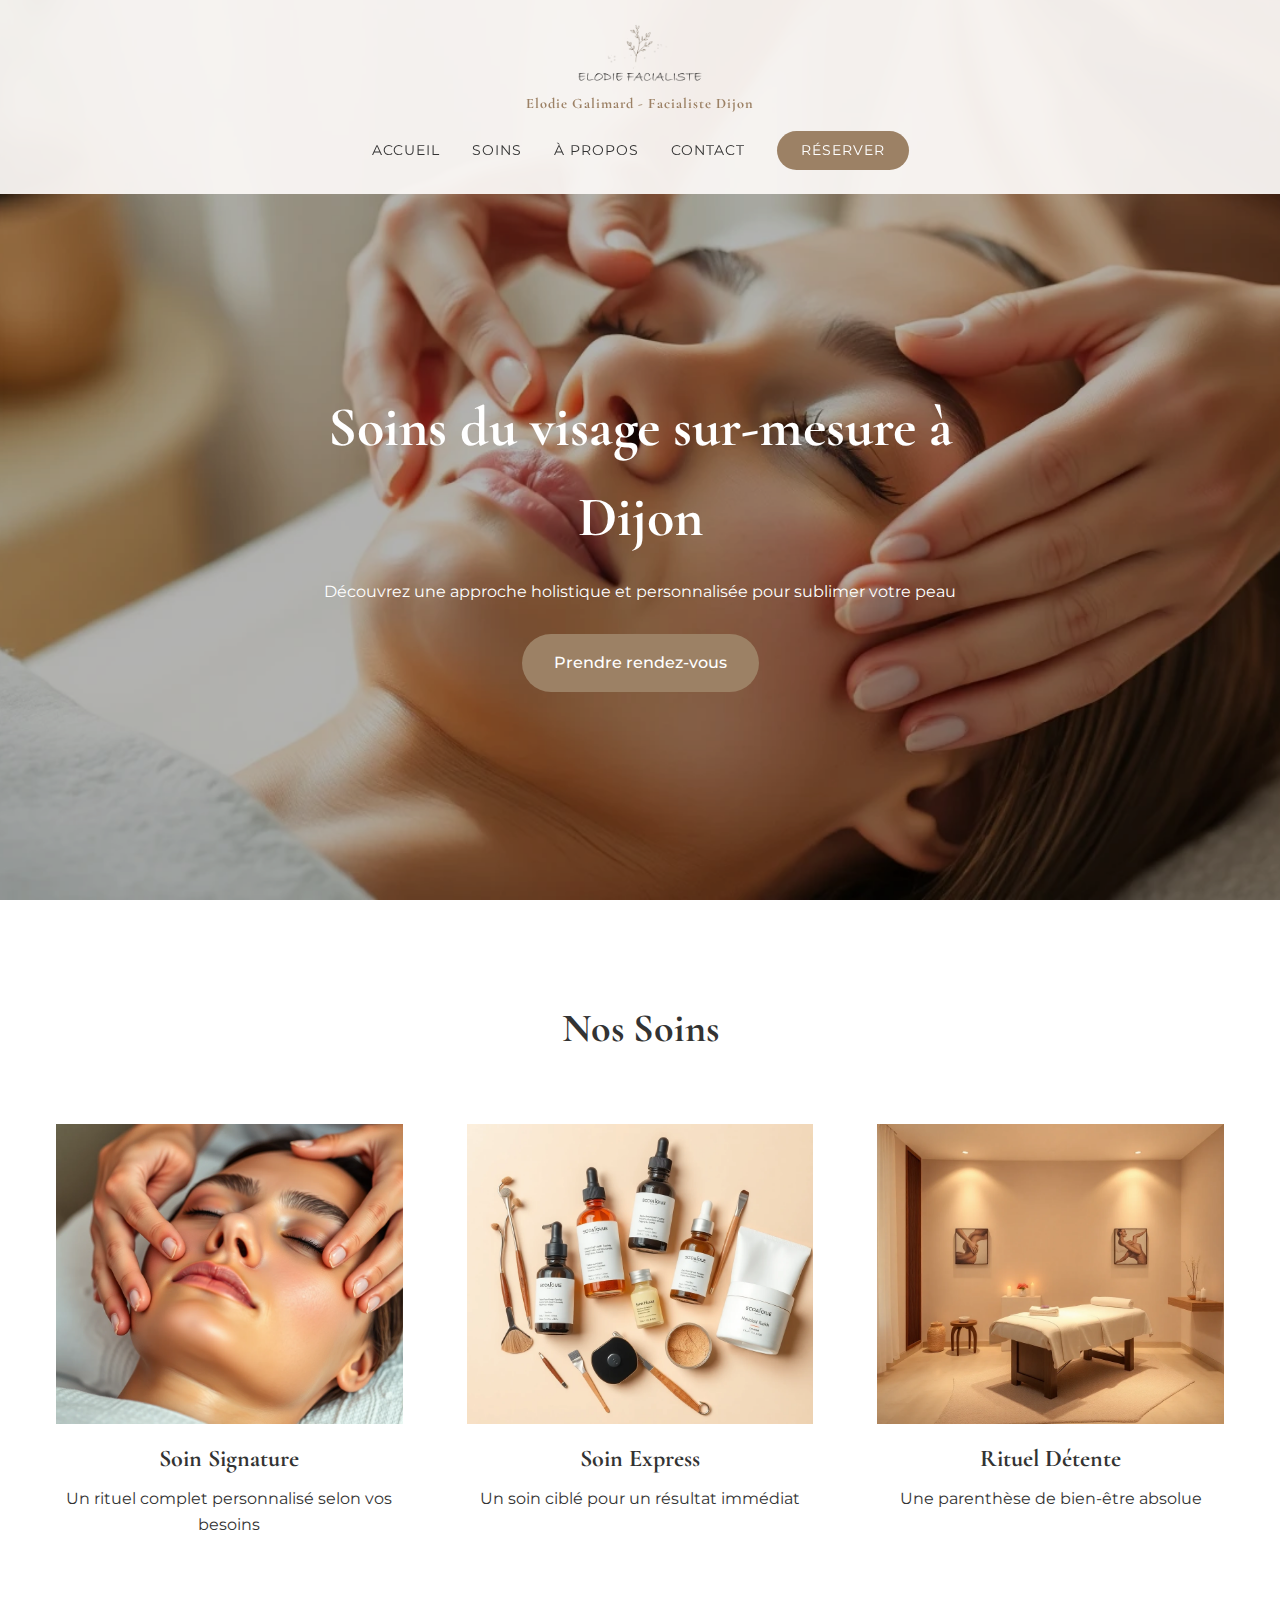
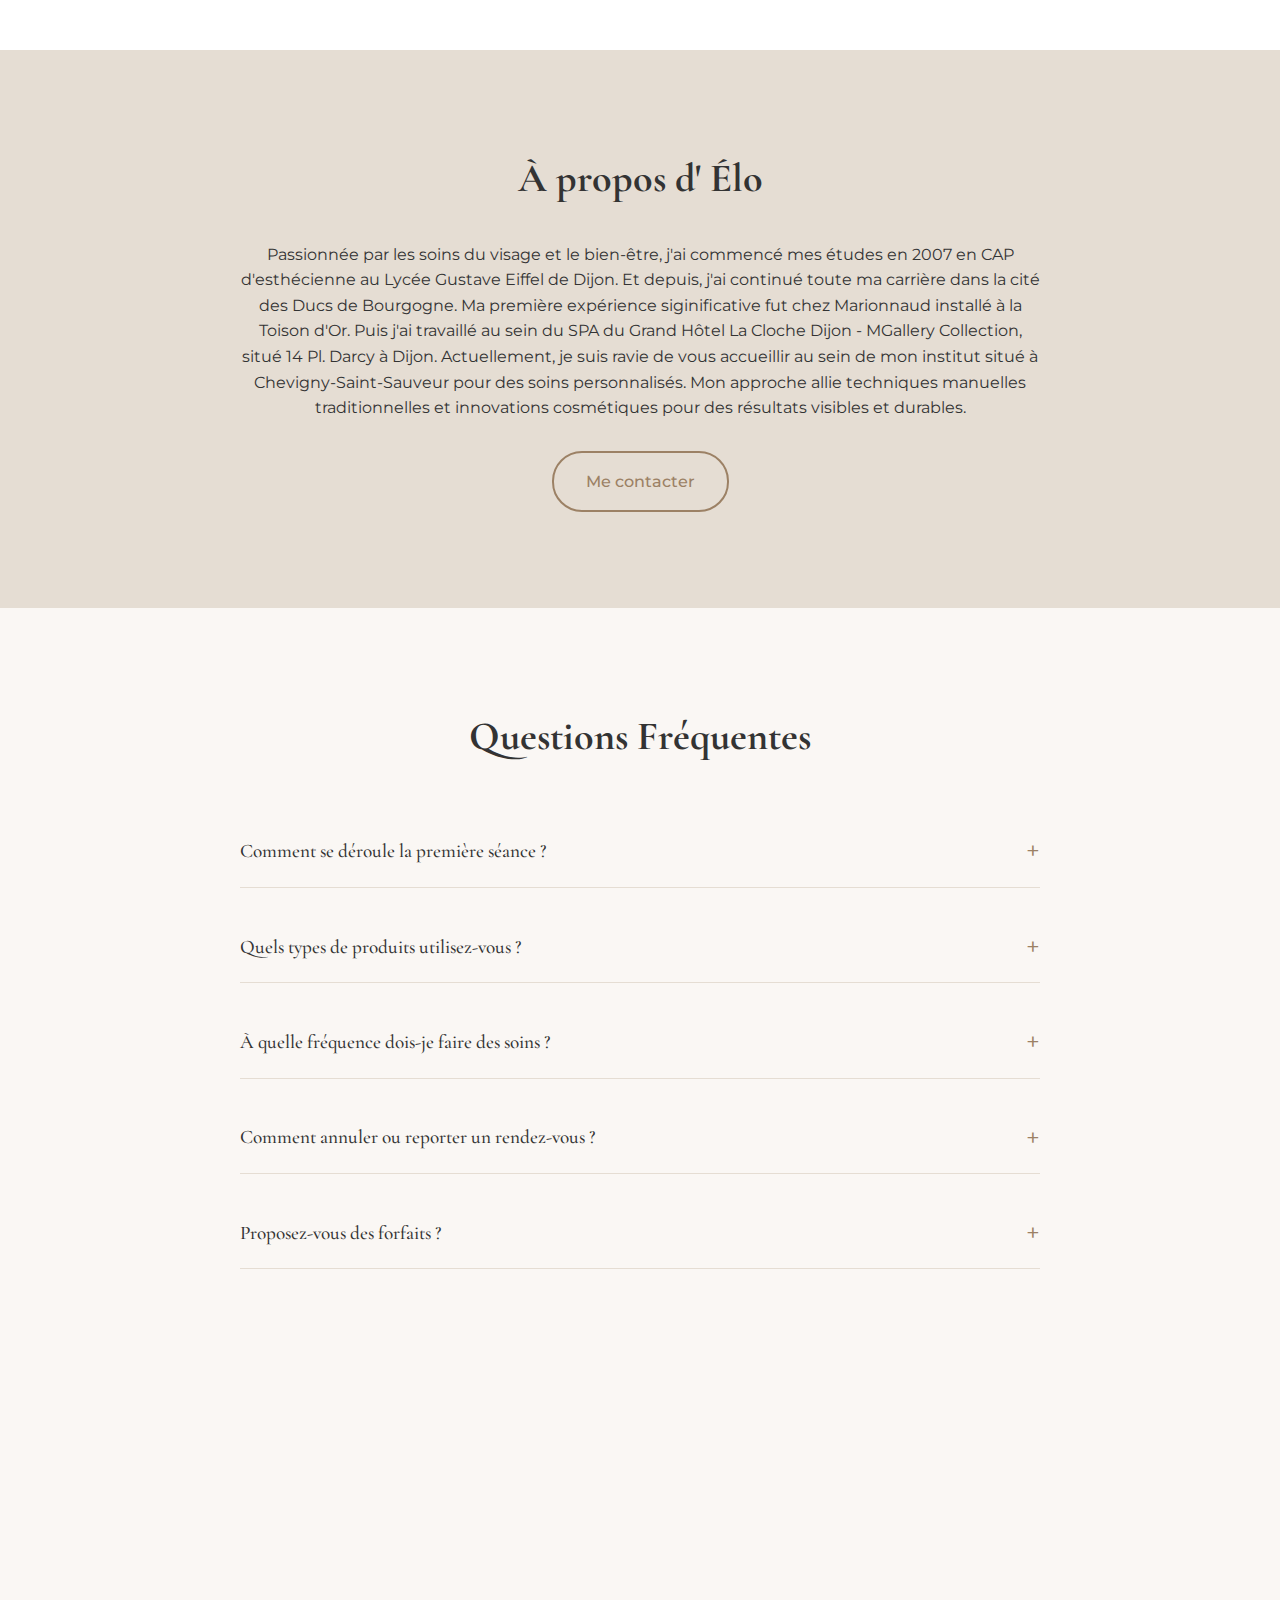
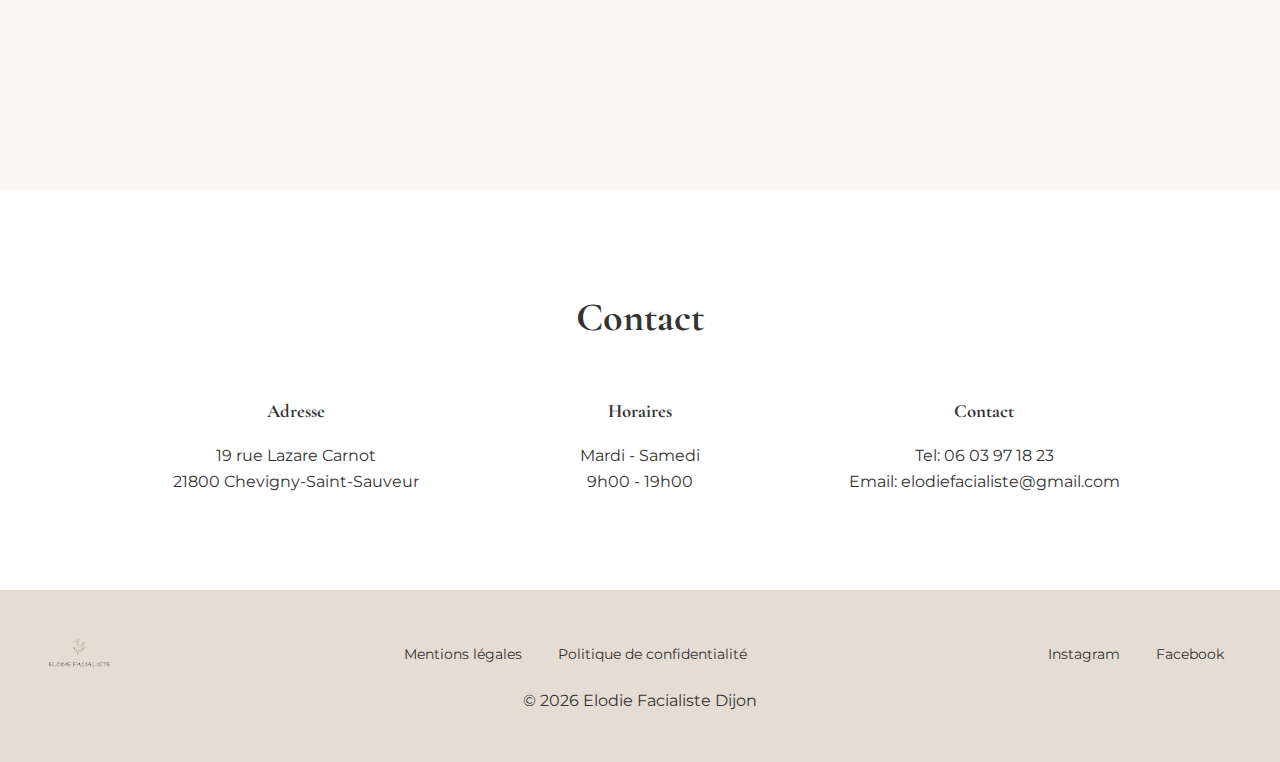
<file: index.html>
<html lang="fr">
<head>
    <meta charset="UTF-8">
    <meta name="viewport" content="width=device-width, initial-scale=1.0">
    <title>Elodie Galimard - Facialiste à Dijon</title>
    <meta name="description" content="Facialiste professionnelle à Dijon - Soins du visage, massages et rituels sur-mesure">
    <meta name="keywords" content="design, art direction, branding, web design, UI/UX, Paris">
    <link rel="stylesheet" href="style.css">
    <link rel="preconnect" href="https://fonts.googleapis.com">
    <link rel="preconnect" href="https://fonts.gstatic.com" crossorigin>
    <link href="https://fonts.googleapis.com/css2?family=Cormorant+Garamond:wght@400;500;600&family=Montserrat:wght@300;400;500&display=swap" rel="stylesheet">
    <script type="application/ld+json">
        {
        "@context": "https://schema.org",
        "@type": "BeautySalon",
        "name": "Elodie Facialiste",
        "alternateName": "Elodie.Facialiste",
        "description": "Soins du visage sur-mesure à Chevigny-Saint-Sauveur : anti-âge, hydratant, apaisant. Expertise et détente pour sublimer votre peau. Rendez-vous obligatoire.",
        "url": "https://www.google.com/maps/place/Elodie+Facialiste/@47.3134202,4.9352116,12.38z",
        "telephone": "+33 6 03 97 18 23",
        "email": "elodie.galimard7@gmail.com",
        "image": "https://example.com/assets/images/elodie-facialiste.jpg",
        "address": {
            "@type": "PostalAddress",
            "streetAddress": "19 Rue Lazare Carnot, Appt 8, Étage 2",
            "addressLocality": "Chevigny-Saint-Sauveur",
            "addressRegion": "Côte-d’Or",
            "postalCode": "21800",
            "addressCountry": "FR"
        },
        "geo": {
            "@type": "GeoCoordinates",
            "latitude": 47.3018861,
            "longitude": 5.1234668
        },
        "priceRange": "€€",
        "openingHoursSpecification": [
            {
            "@type": "OpeningHoursSpecification",
            "dayOfWeek": [
                "Monday",
                "Tuesday",
                "Wednesday",
                "Thursday",
                "Friday"
            ],
            "opens": "10:00",
            "closes": "19:00"
            },
            {
            "@type": "OpeningHoursSpecification",
            "dayOfWeek": "Saturday",
            "opens": "09:00",
            "closes": "17:00"
            }
        ]
        }
    </script>

</head>
<body>
    <!--
    <div id="custom-cursor"></div>
    <div id="custom-cursor-plus">+</div>
    -->
    <header>
        <div class="logo-container">
            <img src="logo.png" alt="Elodie Galimard" class="logo">
            <h1 class="tagline">Elodie Galimard - Facialiste Dijon</h1>
        </div>
        <nav>
            <div class="nav-links">
                <a href="#accueil">Accueil</a>
                <a href="#soins">Soins</a>
                <a href="#apropos">À propos</a>
                <a href="#contact">Contact</a>
                <a href="#reservation" class="btn-reservation">Réserver</a>
            </div>
        </nav>
    </header>

    <main>
        <section id="accueil" class="hero">
            <img src="hero.png" alt="Soin du visage professionnel">
            <div class="hero-content">
                <h2>Soins du visage sur-mesure à Dijon</h2>
                <p>Découvrez une approche holistique et personnalisée pour sublimer votre peau</p>
                <a href="#reservation" class="btn-primary">Prendre rendez-vous</a>
            </div>
        </section>

        <section id="soins" class="treatments">
            <h2>Nos Soins</h2>
            <div class="treatments-grid">
                <div class="treatment-card">
                    <img src="treatment1.png" alt="Massage facial">
                    <h3>Soin Signature</h3>
                    <p>Un rituel complet personnalisé selon vos besoins</p>
                    <!--<span class="duration">75 min - 95€</span>-->
                </div>
                <div class="treatment-card">
                    <img src="treatment2.png" alt="Soins spécifiques">
                    <h3>Soin Express</h3>
                    <p>Un soin ciblé pour un résultat immédiat</p>
                    <!--<span class="duration">45 min - 65€</span>-->
                </div>
                <div class="treatment-card">
                    <img src="treatment3.png" alt="Rituel détente">
                    <h3>Rituel Détente</h3>
                    <p>Une parenthèse de bien-être absolue</p>
                    <!--<span class="duration">90 min - 120€</span>-->
                </div>
            </div>
        </section>

        <section id="apropos" class="about">
            <div class="about-content">
                <h2>À propos d' Élo</h2>
                <p>Passionnée par les soins du visage et le bien-être, j'ai commencé mes études en 2007 en CAP d'esthécienne au Lycée Gustave Eiffel de Dijon. Et depuis, j'ai continué toute ma carrière dans la cité des Ducs de Bourgogne. Ma première expérience siginificative fut chez Marionnaud installé à la Toison d'Or. Puis j'ai travaillé au sein du SPA du Grand Hôtel La Cloche Dijon - MGallery Collection, situé 14 Pl. Darcy à Dijon. Actuellement, je suis ravie de vous accueillir au sein de mon institut situé à Chevigny-Saint-Sauveur pour des soins personnalisés. Mon approche allie techniques manuelles traditionnelles et innovations cosmétiques pour des résultats visibles et durables.</p>
                <a href="#contact" class="btn-secondary">Me contacter</a>
            </div>
        </section>

                <section id="faq" class="faq">
            <h2>Questions Fréquentes</h2>
            <div class="faq-grid">
                <div class="faq-item">
                    <div class="faq-question">
                        <h3>Comment se déroule la première séance ?</h3>
                        <span class="faq-toggle">+</span>
                    </div>
                    <div class="faq-answer">
                        <p>Lors de votre première visite, nous commençons par un diagnostic personnalisé de votre peau et un échange sur vos habitudes et objectifs. Cette consultation nous permet d'établir un protocole de soin adapté à vos besoins spécifiques.</p>
                    </div>
                </div>
                <div class="faq-item">
                    <div class="faq-question">
                        <h3>Quels types de produits utilisez-vous ?</h3>
                        <span class="faq-toggle">+</span>
                    </div>
                    <div class="faq-answer">
                        <p>Nous utilisons exclusivement des produits naturels et biologiques, sélectionnés pour leur efficacité et leur respect de la peau. Nos marques partenaires sont toutes certifiées et reconnues pour leur qualité.</p>
                    </div>
                </div>
                <div class="faq-item">
                    <div class="faq-question">
                        <h3>À quelle fréquence dois-je faire des soins ?</h3>
                        <span class="faq-toggle">+</span>
                    </div>
                    <div class="faq-answer">
                        <p>La fréquence des soins dépend de vos objectifs et de l'état de votre peau. En général, nous recommandons un soin mensuel pour maintenir une peau saine, mais cela peut varier selon vos besoins spécifiques.</p>
                    </div>
                </div>
                <div class="faq-item">
                    <div class="faq-question">
                        <h3>Comment annuler ou reporter un rendez-vous ?</h3>
                        <span class="faq-toggle">+</span>
                    </div>
                    <div class="faq-answer">
                        <p>Vous pouvez annuler ou modifier votre rendez-vous jusqu'à 24h à l'avance par téléphone ou par email. Passé ce délai, la séance pourra être facturée.</p>
                    </div>
                </div>
                <div class="faq-item">
                    <div class="faq-question">
                        <h3>Proposez-vous des forfaits ?</h3>
                        <span class="faq-toggle">+</span>
                    </div>
                    <div class="faq-answer">
                        <p>Oui, nous proposons différents forfaits permettant de bénéficier de tarifs préférentiels. N'hésitez pas à nous contacter pour plus d'informations sur nos offres.</p>
                    </div>
                </div>
            </div>
        </section>

        <section>
            <div class="center maps">
                <iframe src="https://www.google.com/maps/embed?pb=!1m18!1m12!1m3!1d173062.9462015924!2d4.878147157731717!3d47.33175162855916!2m3!1f0!2f0!3f0!3m2!1i1024!2i768!4f13.1!3m3!1m2!1s0x47f29fd4f063db8d%3A0xe0362ac6293afcb6!2sElodie%20Facialiste!5e0!3m2!1sfr!2smx!4v1751008772169!5m2!1sfr!2smx" width="400" height="300" style="border:0;" allowfullscreen="" loading="lazy" referrerpolicy="no-referrer-when-downgrade"></iframe>
                <br><br>
            </div>
        </section>

        <section id="contact" class="contact">
            <h2>Contact</h2>
            <div class="contact-info">
                <div>
                    <h3>Adresse</h3>
                    <p>19 rue Lazare Carnot<br>21800 Chevigny-Saint-Sauveur</p>
                </div>
                <div>
                    <h3>Horaires</h3>
                    <p>Mardi - Samedi<br>9h00 - 19h00</p>
                </div>
                <div>
                    <h3>Contact</h3>
                    <p>Tel: 06 03 97 18 23<br>
                    Email: elodiefacialiste@gmail.com</p>
                </div>
            </div>
        </section>
    </main>

    <footer>
        <div class="footer-content">
            <div class="footer-logo">
                <img src="logo.png" alt="Elodie Galimard">
            </div>
            <div class="footer-links">
                <a href="/mentions-legales">Mentions légales</a>
                <a href="/politique-confidentialite">Politique de confidentialité</a>
            </div>
            <div class="social-links">
                <a href="https://www.instagram.com/elodie_facialiste/" target="_blank">Instagram</a>
                <a href="https://www.facebook.com/people/Elodie-Facialiste/61557426395705/" target="_blank">Facebook</a>
            </div>
        </div>
        <div class="droit center">
            <span>
            © 
            <span id="currentYear"></span>
            <script>
            document.addEventListener('DOMContentLoaded', function() {
            var currentYear = new Date().getFullYear();
            document.getElementById('currentYear').textContent = currentYear;
            });
            </script>
            Elodie Facialiste Dijon
            </span>
        </div>
    </footer>

    <script src="script.js"></script>
</body>
</html>
</file>
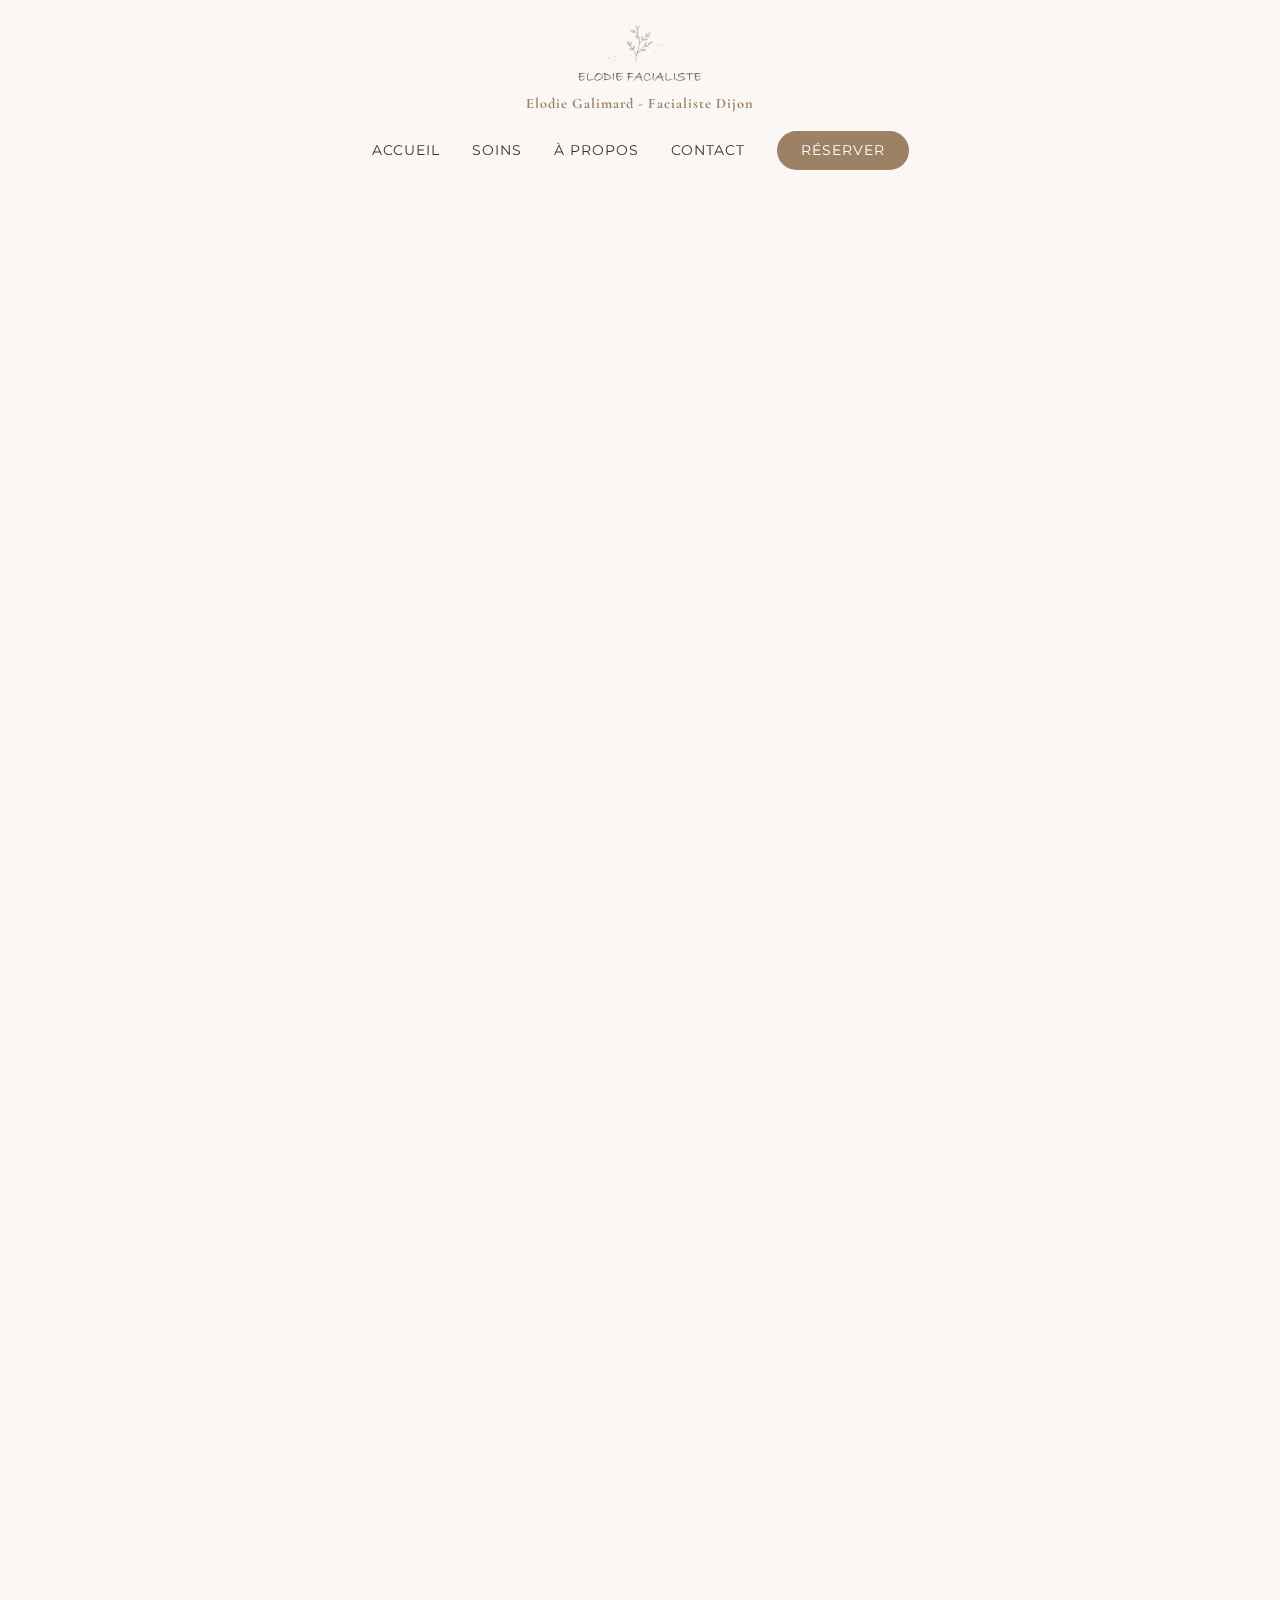
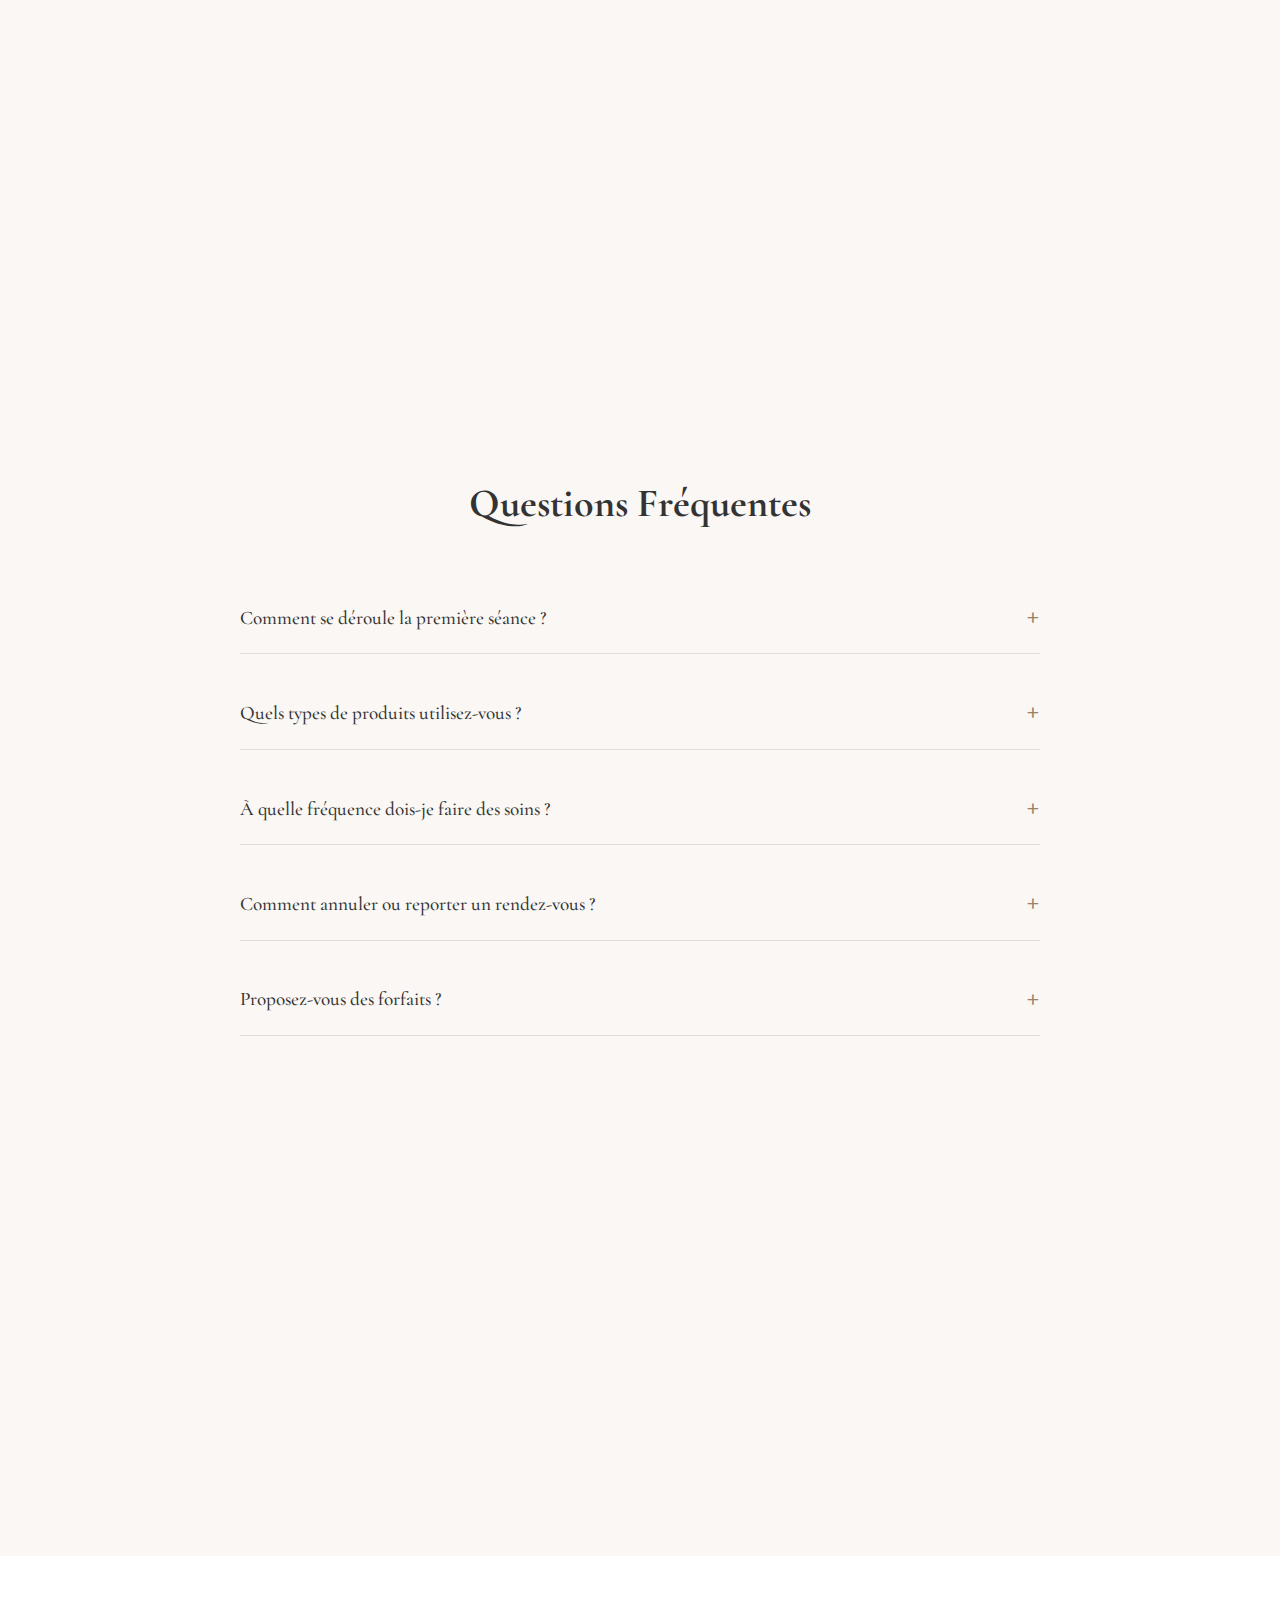
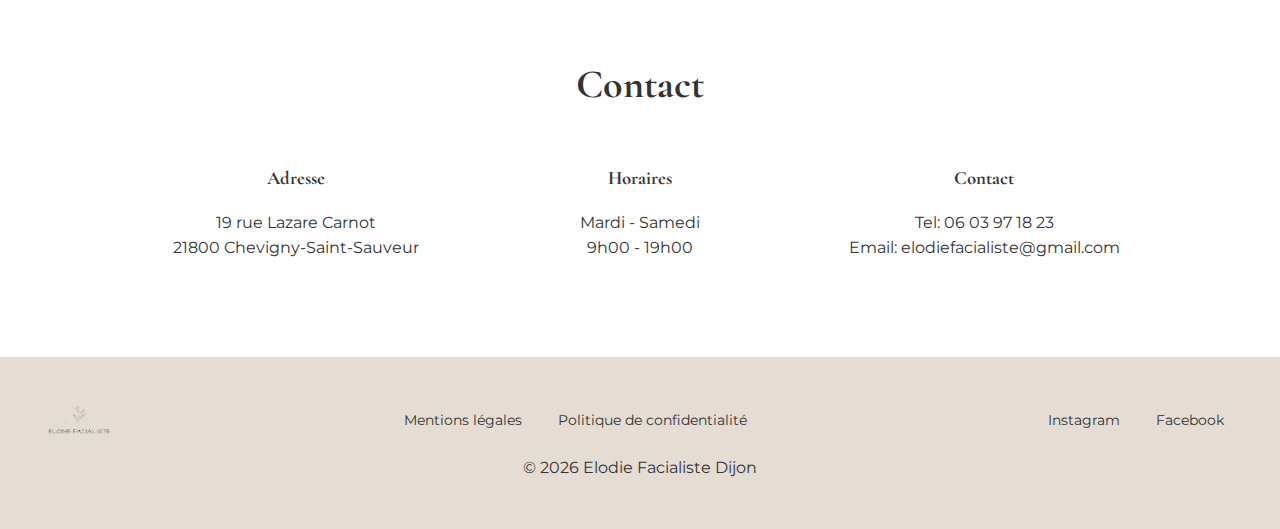
<file: bloquer-un-rendez-vous.html>
<html lang="fr">
<head>
    <meta charset="UTF-8">
    <meta name="viewport" content="width=device-width, initial-scale=1.0">
    <title>Elodie Galimard - Facialiste à Dijon</title>
    <meta name="description" content="Facialiste professionnelle à Dijon - Soins du visage, massages et rituels sur-mesure">
    <meta name="keywords" content="design, art direction, branding, web design, UI/UX, Paris">
    <link rel="stylesheet" href="style.css">
    <link rel="preconnect" href="https://fonts.googleapis.com">
    <link rel="preconnect" href="https://fonts.gstatic.com" crossorigin>
    <link href="https://fonts.googleapis.com/css2?family=Cormorant+Garamond:wght@400;500;600&family=Montserrat:wght@300;400;500&display=swap" rel="stylesheet">
    <script type="application/ld+json">
        {
        "@context": "https://schema.org",
        "@type": "BeautySalon",
        "name": "Elodie Facialiste",
        "alternateName": "Elodie.Facialiste",
        "description": "Soins du visage sur-mesure à Chevigny-Saint-Sauveur : anti-âge, hydratant, apaisant. Expertise et détente pour sublimer votre peau. Rendez-vous obligatoire.",
        "url": "https://www.google.com/maps/place/Elodie+Facialiste/@47.3134202,4.9352116,12.38z",
        "telephone": "+33 6 03 97 18 23",
        "email": "elodie.galimard7@gmail.com",
        "image": "https://example.com/assets/images/elodie-facialiste.jpg",
        "address": {
            "@type": "PostalAddress",
            "streetAddress": "19 Rue Lazare Carnot, Appt 8, Étage 2",
            "addressLocality": "Chevigny-Saint-Sauveur",
            "addressRegion": "Côte-d’Or",
            "postalCode": "21800",
            "addressCountry": "FR"
        },
        "geo": {
            "@type": "GeoCoordinates",
            "latitude": 47.3018861,
            "longitude": 5.1234668
        },
        "priceRange": "€€",
        "openingHoursSpecification": [
            {
            "@type": "OpeningHoursSpecification",
            "dayOfWeek": [
                "Monday",
                "Tuesday",
                "Wednesday",
                "Thursday",
                "Friday"
            ],
            "opens": "10:00",
            "closes": "19:00"
            },
            {
            "@type": "OpeningHoursSpecification",
            "dayOfWeek": "Saturday",
            "opens": "09:00",
            "closes": "17:00"
            }
        ]
        }
    </script>

</head>
<body>
    <!--
    <div id="custom-cursor"></div>
    <div id="custom-cursor-plus">+</div>
    -->
    <header>
        <div class="logo-container">
            <img src="logo.png" alt="Elodie Galimard" class="logo">
            <h1 class="tagline">Elodie Galimard - Facialiste Dijon</h1>
        </div>
        <nav>
            <div class="nav-links">
                <a href="#accueil">Accueil</a>
                <a href="#soins">Soins</a>
                <a href="#apropos">À propos</a>
                <a href="#contact">Contact</a>
                <a href="#reservation" class="btn-reservation">Réserver</a>
            </div>
        </nav>
    </header>

    <main>

        <div class="center testcalendrier">
            <iframe src="https://docs.google.com/forms/d/e/1FAIpQLSeeQ3U_9s7VyW-4UuHSBR3EGrc7GZ2aijvFcXU5mpx-Z_093g/viewform?embedded=true" width="640" height="1775" frameborder="0" marginheight="0" marginwidth="0">Chargement…</iframe>
        </div>

                <section id="faq" class="faq">
            <h2>Questions Fréquentes</h2>
            <div class="faq-grid">
                <div class="faq-item">
                    <div class="faq-question">
                        <h3>Comment se déroule la première séance ?</h3>
                        <span class="faq-toggle">+</span>
                    </div>
                    <div class="faq-answer">
                        <p>Lors de votre première visite, nous commençons par un diagnostic personnalisé de votre peau et un échange sur vos habitudes et objectifs. Cette consultation nous permet d'établir un protocole de soin adapté à vos besoins spécifiques.</p>
                    </div>
                </div>
                <div class="faq-item">
                    <div class="faq-question">
                        <h3>Quels types de produits utilisez-vous ?</h3>
                        <span class="faq-toggle">+</span>
                    </div>
                    <div class="faq-answer">
                        <p>Nous utilisons exclusivement des produits naturels et biologiques, sélectionnés pour leur efficacité et leur respect de la peau. Nos marques partenaires sont toutes certifiées et reconnues pour leur qualité.</p>
                    </div>
                </div>
                <div class="faq-item">
                    <div class="faq-question">
                        <h3>À quelle fréquence dois-je faire des soins ?</h3>
                        <span class="faq-toggle">+</span>
                    </div>
                    <div class="faq-answer">
                        <p>La fréquence des soins dépend de vos objectifs et de l'état de votre peau. En général, nous recommandons un soin mensuel pour maintenir une peau saine, mais cela peut varier selon vos besoins spécifiques.</p>
                    </div>
                </div>
                <div class="faq-item">
                    <div class="faq-question">
                        <h3>Comment annuler ou reporter un rendez-vous ?</h3>
                        <span class="faq-toggle">+</span>
                    </div>
                    <div class="faq-answer">
                        <p>Vous pouvez annuler ou modifier votre rendez-vous jusqu'à 24h à l'avance par téléphone ou par email. Passé ce délai, la séance pourra être facturée.</p>
                    </div>
                </div>
                <div class="faq-item">
                    <div class="faq-question">
                        <h3>Proposez-vous des forfaits ?</h3>
                        <span class="faq-toggle">+</span>
                    </div>
                    <div class="faq-answer">
                        <p>Oui, nous proposons différents forfaits permettant de bénéficier de tarifs préférentiels. N'hésitez pas à nous contacter pour plus d'informations sur nos offres.</p>
                    </div>
                </div>
            </div>
        </section>

        <section>
            <div class="center maps">
                <iframe src="https://www.google.com/maps/embed?pb=!1m18!1m12!1m3!1d173062.9462015924!2d4.878147157731717!3d47.33175162855916!2m3!1f0!2f0!3f0!3m2!1i1024!2i768!4f13.1!3m3!1m2!1s0x47f29fd4f063db8d%3A0xe0362ac6293afcb6!2sElodie%20Facialiste!5e0!3m2!1sfr!2smx!4v1751008772169!5m2!1sfr!2smx" width="400" height="300" style="border:0;" allowfullscreen="" loading="lazy" referrerpolicy="no-referrer-when-downgrade"></iframe>
                <br><br>
            </div>
        </section>

        <section id="contact" class="contact">
            <h2>Contact</h2>
            <div class="contact-info">
                <div>
                    <h3>Adresse</h3>
                    <p>19 rue Lazare Carnot<br>21800 Chevigny-Saint-Sauveur</p>
                </div>
                <div>
                    <h3>Horaires</h3>
                    <p>Mardi - Samedi<br>9h00 - 19h00</p>
                </div>
                <div>
                    <h3>Contact</h3>
                    <p>Tel: 06 03 97 18 23<br>
                    Email: elodiefacialiste@gmail.com</p>
                </div>
            </div>
        </section>
    </main>

    <footer>
        <div class="footer-content">
            <div class="footer-logo">
                <img src="logo.png" alt="Elodie Galimard">
            </div>
            <div class="footer-links">
                <a href="/mentions-legales">Mentions légales</a>
                <a href="/politique-confidentialite">Politique de confidentialité</a>
            </div>
            <div class="social-links">
                <a href="https://www.instagram.com/elodie_facialiste/" target="_blank">Instagram</a>
                <a href="https://www.facebook.com/people/Elodie-Facialiste/61557426395705/" target="_blank">Facebook</a>
            </div>
        </div>
        <div class="droit center">
            <span>
            © 
            <span id="currentYear"></span>
            <script>
            document.addEventListener('DOMContentLoaded', function() {
            var currentYear = new Date().getFullYear();
            document.getElementById('currentYear').textContent = currentYear;
            });
            </script>
            Elodie Facialiste Dijon
            </span>
        </div>
    </footer>

    <script src="script.js"></script>
</body>
</html>
</file>
<file: style.css>
:root {
    --primary-color: #9C8165;
    --secondary-color: #E5DDD3;
    --text-color: #333333;
    --background-color: #FAF7F4;
    --serif-font: 'Cormorant Garamond', serif;
    --sans-font: 'Montserrat', sans-serif;
}

* {
    margin: 0;
    padding: 0;
    box-sizing: border-box;
}

.center {
    display: flex;
    align-items: center;
    justify-content: center;
}

body {
    font-family: var(--sans-font);
    color: var(--text-color);
    background-color: var(--background-color);
    line-height: 1.6;
}

/* Header & Navigation */
header {
    position: fixed;
    width: 100%;
    top: 0;
    z-index: 1000;
    background-color: rgba(250, 247, 244, 0.95);
    padding: 1.5rem 0;
    display: flex;
    flex-direction: column;
    align-items: center;
}

.logo-container {
    text-align: center;
    margin-bottom: 1rem;
}

.logo {
    height: 60px;
    margin-bottom: 0.5rem;
}

.tagline {
    font-family: var(--serif-font);
    color: var(--primary-color);
    font-size: 0.9rem;
    letter-spacing: 1px;
    margin: 0;
}

nav {
    width: 100%;
    display: flex;
    justify-content: center;
}

.nav-links {
    display: flex;
    gap: 2rem;
    align-items: center;
}

.nav-links a {
    text-decoration: none;
    color: var(--text-color);
    font-size: 0.9rem;
    text-transform: uppercase;
    letter-spacing: 1px;
    transition: color 0.3s ease;
}

.nav-links a:hover {
    color: var(--primary-color);
}

.btn-reservation {
    background-color: var(--primary-color);
    color: white !important;
    padding: 0.5rem 1.5rem;
    border-radius: 25px;
}

/* Hero Section */
.hero {
    height: 100vh;
    position: relative;
    display: flex;
    align-items: center;
    justify-content: center;
    text-align: center;
    color: white;
}

.hero img {
    position: absolute;
    width: 100%;
    height: 100%;
    object-fit: cover;
    z-index: -1;
    filter: brightness(0.7);
}

.hero-content {
    max-width: 800px;
    padding: 2rem;
}

.hero h2 {
    font-family: var(--serif-font);
    font-size: 3.5rem;
    margin-bottom: 1rem;
    margin-top: 175px;

     @media (max-width: 482px) {
        margin-top: 110px;
        font-size: 27px;
    }
}

/* Treatments Section */
.treatments {
    padding: 6rem 2rem;
    background-color: white;
}

.treatments h2 {
    text-align: center;
    font-family: var(--serif-font);
    font-size: 2.5rem;
    margin-bottom: 3rem;
}

.treatments-grid {
    display: grid;
    grid-template-columns: repeat(auto-fit, minmax(300px, 1fr));
    gap: 2rem;
    max-width: 1200px;
    margin: 0 auto;
}

.treatment-card {
    text-align: center;
    padding: 1rem;
}

.treatment-card img {
    width: 100%;
    height: 300px;
    object-fit: cover;
    margin-bottom: 1rem;
}

.treatment-card h3 {
    font-family: var(--serif-font);
    font-size: 1.5rem;
    margin-bottom: 0.5rem;
}

.duration {
    color: var(--primary-color);
    font-weight: 500;
}

/* About Section */
.about {
    padding: 6rem 2rem;
    background-color: var(--secondary-color);
}

.about-content {
    max-width: 800px;
    margin: 0 auto;
    text-align: center;
}

.about h2 {
    font-family: var(--serif-font);
    font-size: 2.5rem;
    margin-bottom: 2rem;
}

/* Contact Section */
.contact {
    padding: 6rem 2rem;
    background-color: white;
    text-align: center;
}

.contact h2 {
    font-family: var(--serif-font);
    font-size: 2.5rem;
    margin-bottom: 3rem;
}

.contact-info {
    display: grid;
    grid-template-columns: repeat(auto-fit, minmax(250px, 1fr));
    gap: 2rem;
    max-width: 1000px;
    margin: 0 auto;
}

.contact-info h3 {
    font-family: var(--serif-font);
    margin-bottom: 1rem;
}

/* FAQ Section */
.faq {
    padding: 6rem 2rem;
    background-color: var(--background-color);
}

.faq h2 {
    text-align: center;
    font-family: var(--serif-font);
    font-size: 2.5rem;
    margin-bottom: 3rem;
}

.faq-grid {
    max-width: 800px;
    margin: 0 auto;
}

.faq-item {
    margin-bottom: 1.5rem;
    border-bottom: 1px solid var(--secondary-color);
}

.faq-question {
    display: flex;
    justify-content: space-between;
    align-items: center;
    cursor: pointer;
    padding: 1rem 0;
}

.faq-question h3 {
    font-family: var(--serif-font);
    font-size: 1.2rem;
    font-weight: 500;
}

.faq-toggle {
    color: var(--primary-color);
    font-size: 1.5rem;
    transition: transform 0.3s ease;
}

.faq-item.active .faq-toggle {
    transform: rotate(45deg);
}

.faq-answer {
    max-height: 0;
    overflow: hidden;
    transition: max-height 0.3s ease;
    padding: 0 1rem;
}

.faq-item.active .faq-answer {
    max-height: 200px;
    padding-bottom: 1.5rem;
}

/* Footer */
footer {
    background-color: var(--secondary-color);
    padding: 3rem 2rem;
}

.footer-content {
    max-width: 1200px;
    margin: 0 auto;
    display: flex;
    justify-content: space-between;
    align-items: center;
}

.footer-logo img {
    height: 30px;
}

.footer-links a, .social-links a {
    color: var(--text-color);
    text-decoration: none;
    margin: 0 1rem;
    font-size: 0.9rem;
}

/* Buttons */
.btn-primary, .btn-secondary {
    display: inline-block;
    padding: 1rem 2rem;
    border-radius: 30px;
    text-decoration: none;
    font-weight: 500;
    transition: all 0.3s ease;
    margin-top: 30px;
}

.btn-primary {
    background-color: var(--primary-color);
    color: white;
}

.btn-secondary {
    background-color: transparent;
    border: 2px solid var(--primary-color);
    color: var(--primary-color);
}

/* Custom cursor styles */
#custom-cursor {
    width: 20px;
    height: 20px;
    border: 2px solid var(--primary-color);
    border-radius: 50%;
    position: fixed;
    pointer-events: none;
    z-index: 9999;
    transform: translate(-50%, -50%);
    transition: width 0.3s, height 0.3s;
    display: none;
}

#custom-cursor-plus {
    width: 20px;
    height: 20px;
    position: fixed;
    pointer-events: none;
    z-index: 9999;
    transform: translate(-50%, -50%);
    color: var(--primary-color);
    font-size: 20px;
    display: none;
}

@media (min-width: 769px) {
    #custom-cursor,
    #custom-cursor-plus {
        display: block;
    }
}

#custom-cursor.hover {
    width: 40px;
    height: 40px;
}

#custom-cursor-plus.hover {
    opacity: 0;
}

/* Responsive Design */
@media (max-width: 768px) {
    .nav-links {
        display: none;
    }
    
    .logo-container {
        margin-bottom: 0.5rem;
    }
    
    .logo {
        height: 50px;
    }
    
    .hero h1 {
        font-size: 2.5rem;
    }
    
    .treatments-grid {
        grid-template-columns: 1fr;
    }
    
    .footer-content {
        flex-direction: column;
        text-align: center;
        gap: 2rem;
    }
}

.maps {
    padding-bottom: 100px;
}
.droit {
    margin-top: 20px;
    font-family: Montserrat, sans-serif;
}


.testcalendrier {
    margin-top: 200px !important;
}
</file>
